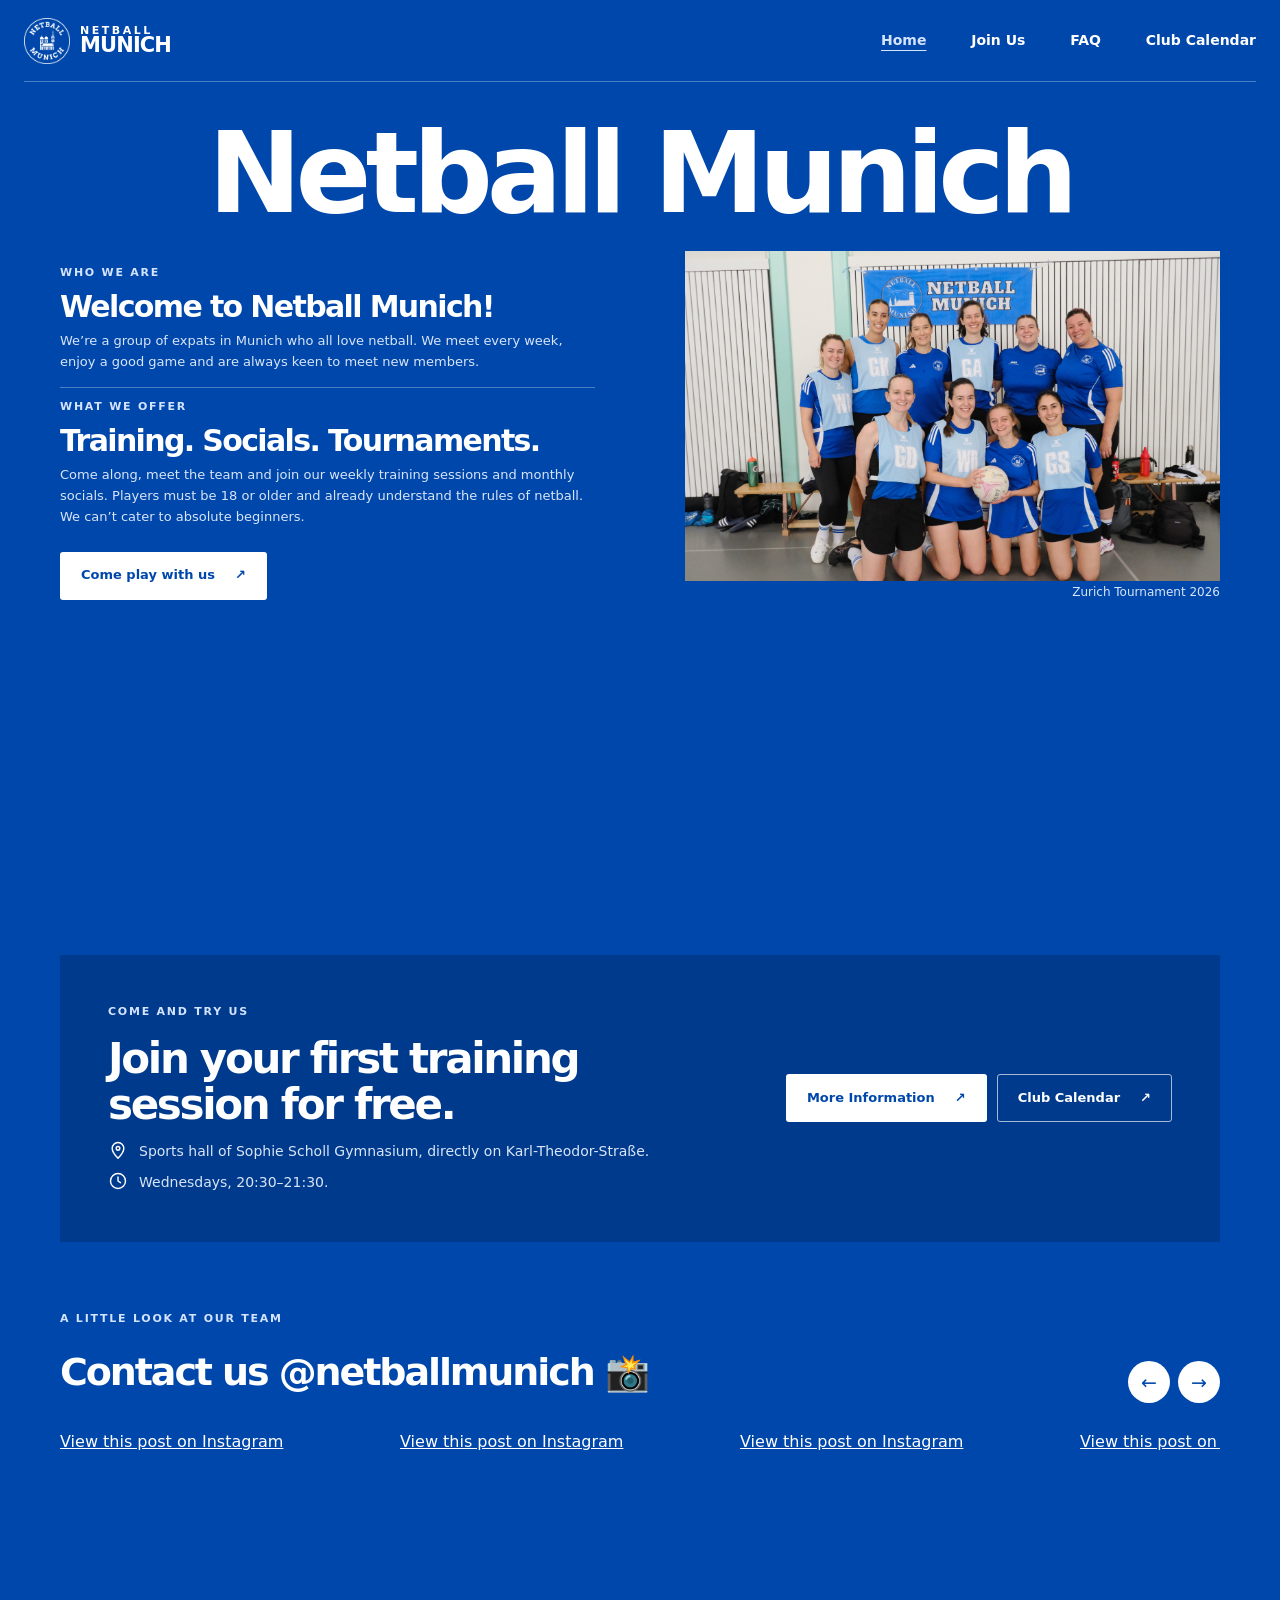
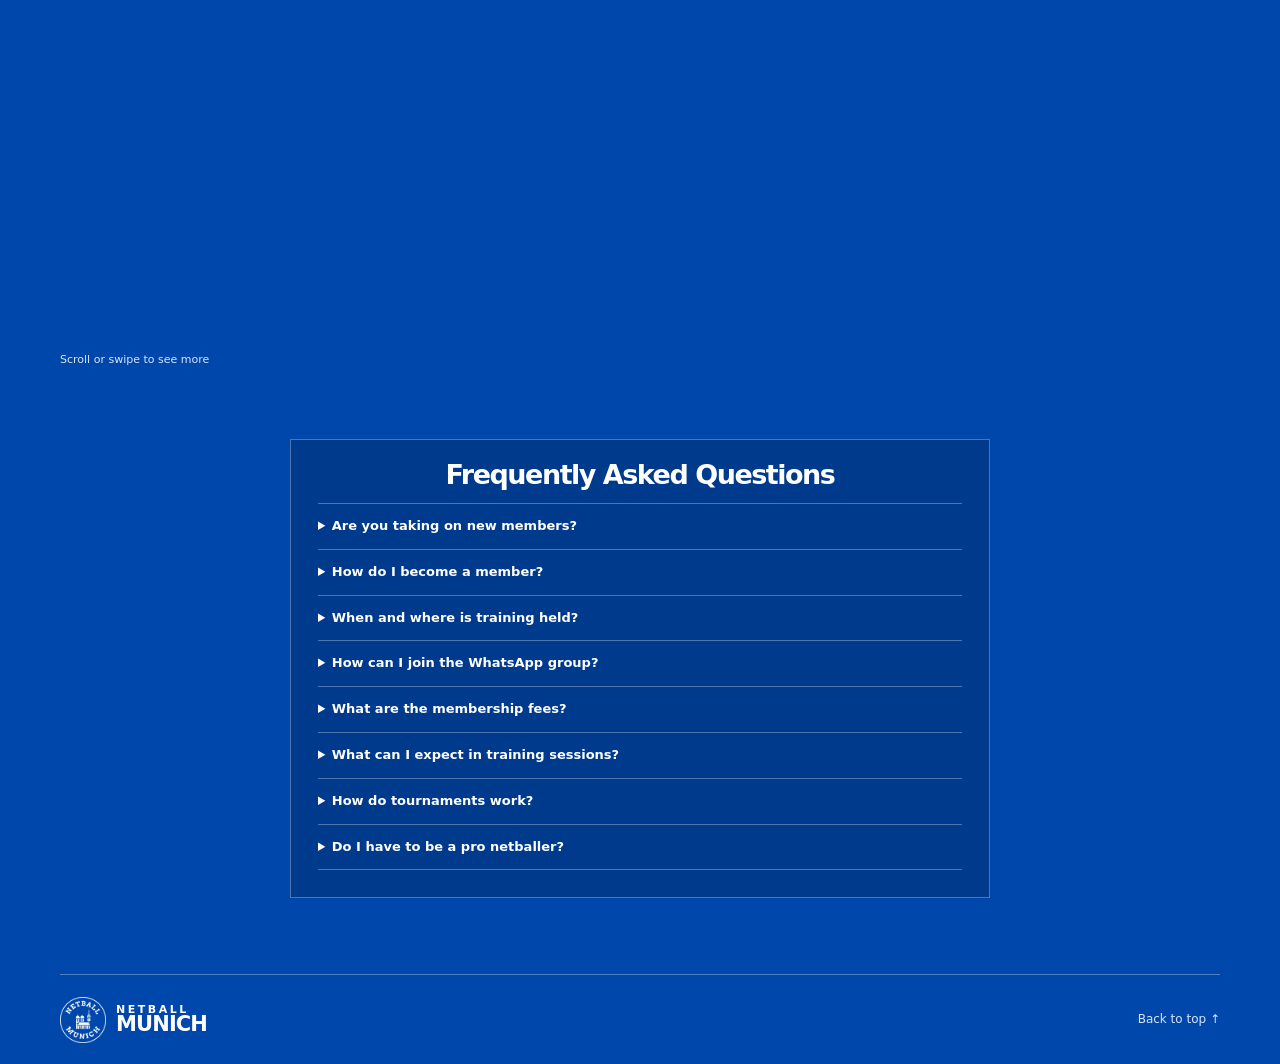
<file: index.html>
<!doctype html>
<html lang="en">
<head>
  <meta charset="utf-8">
  <meta name="viewport" content="width=device-width, initial-scale=1">
  <meta name="description" content="A netball team in Munich. Join us for a free first training session.">
  <title>Munich Netball | Play with us</title>
  <link rel="stylesheet" href="styles.css">
  <script src="script.js" defer></script>
</head>
<body>
  <a class="skip-link" href="#main-content">Skip to content</a>

  <header class="site-header">
    <a class="wordmark" href="#home" aria-label="Netball Munich, home">
      <img class="wordmark-image" src="assets/club-logo-white.png" alt="">
      <span class="wordmark-text">
        <span class="wordmark-city">NETBALL</span>
        <span class="wordmark-sport">MUNICH</span>
      </span>
    </a>
    <nav class="main-nav" aria-label="Main navigation">
      <a href="index.html" aria-current="page">Home</a>
      <a href="join-us.html">Join Us</a>
      <a href="index.html#faq">FAQ</a>
      <a href="club-calendar.html">Club Calendar</a>
    </nav>
  </header>

  <main id="main-content">
    <section class="hero page-width" id="home" aria-labelledby="hero-title">
      <h1 id="hero-title">Netball Munich</h1>
      <div class="hero-layout">
        <div class="hero-copy">
          <article class="intro-card">
            <p class="eyebrow">Who we are</p>
            <h2>Welcome to Netball Munich!</h2>
            <p>We’re a group of expats in Munich who all love netball. We meet every week, enjoy a good game and are always keen to meet new members.</p>
          </article>
          <article class="intro-card offer-card">
            <p class="eyebrow">What we offer</p>
            <h2>Training. Socials. Tournaments.</h2>
            <p>Come along, meet the team and join our weekly training sessions and monthly socials. Players must be 18 or older and already understand the rules of netball. We can’t cater to absolute beginners.</p>
          </article>
          <a class="button button-primary" href="join-us.html">Come play with us <span aria-hidden="true">↗</span></a>
        </div>
        <figure class="team-photo-figure">
          <img class="team-photo" src="assets/DSCF2215.JPG" alt="Munich Netball team members posing together in their blue netball kit in a sports hall">
          <figcaption>Zurich Tournament 2026</figcaption>
        </figure>
      </div>
    </section>

    <section class="home-session page-width" aria-labelledby="session-title">
      <div>
        <p class="eyebrow">Come and try us</p>
        <h2 id="session-title">Join your first training session for free.</h2>
        <div class="session-facts">
          <p class="home-fact">
            <svg viewBox="0 0 24 24" aria-hidden="true" focusable="false"><path d="M19 10c0 5-7 12-7 12S5 15 5 10a7 7 0 1 1 14 0Z"></path><circle cx="12" cy="10" r="2.2"></circle></svg>
            <span>Sports hall of Sophie Scholl Gymnasium, directly on Karl-Theodor-Straße.</span>
          </p>
          <p class="home-fact">
            <svg viewBox="0 0 24 24" aria-hidden="true" focusable="false"><circle cx="12" cy="12" r="9"></circle><path d="M12 7v5l3 2"></path></svg>
            <span>Wednesdays, 20:30–21:30.</span>
          </p>
        </div>
      </div>
      <div class="home-session-actions">
        <a class="button button-white" href="join-us.html">More Information <span aria-hidden="true">↗</span></a>
        <a class="button button-outline" href="club-calendar.html">Club Calendar <span aria-hidden="true">↗</span></a>
      </div>
    </section>

    <section class="social-section page-width" aria-labelledby="social-title">
      <div class="social-heading">
        <div>
          <p class="eyebrow">A little look at our team</p>
          <h2 id="social-title">Contact us <a href="https://www.instagram.com/netballmunich/" aria-label="Instagram: netballmunich">@netballmunich           <span class="instagram-icon" aria-hidden="true">📸</span></a></h2>
        </div>
        <div class="carousel-controls" aria-label="Instagram post carousel controls">
          <button class="carousel-button" type="button" data-carousel-direction="-1" aria-label="Show previous posts">←</button>
          <button class="carousel-button" type="button" data-carousel-direction="1" aria-label="Show next posts">→</button>
        </div>
      </div>
      <div class="post-carousel" id="post-carousel" tabindex="0" aria-label="Instagram posts. Use the arrow buttons or scroll horizontally.">
        <div class="instagram-post">
          <blockquote class="instagram-media" data-instgrm-permalink="https://www.instagram.com/p/DfFnYdMiFKh/?utm_source=ig_embed&amp;utm_campaign=loading" data-instgrm-version="14"><a href="https://www.instagram.com/p/DfFnYdMiFKh/">View this post on Instagram</a></blockquote>
        </div>
        <div class="instagram-post">
          <blockquote class="instagram-media" data-instgrm-permalink="https://www.instagram.com/p/DeKhwZuCDlJ/?utm_source=ig_embed&amp;utm_campaign=loading" data-instgrm-version="14"><a href="https://www.instagram.com/p/DeKhwZuCDlJ/">View this post on Instagram</a></blockquote>
        </div>
        <div class="instagram-post">
          <blockquote class="instagram-media" data-instgrm-permalink="https://www.instagram.com/p/DVEU17TiNa5/?utm_source=ig_embed&amp;utm_campaign=loading" data-instgrm-version="14"><a href="https://www.instagram.com/p/DVEU17TiNa5/">View this post on Instagram</a></blockquote>
        </div>
        <div class="instagram-post">
          <blockquote class="instagram-media" data-instgrm-permalink="https://www.instagram.com/p/DbJUknbCHE6/?utm_source=ig_embed&amp;utm_campaign=loading" data-instgrm-version="14"><a href="https://www.instagram.com/p/DbJUknbCHE6/">View this post on Instagram</a></blockquote>
        </div>
        <div class="instagram-post">
          <blockquote class="instagram-media" data-instgrm-permalink="https://www.instagram.com/p/DagD42yiAy7/?utm_source=ig_embed&amp;utm_campaign=loading" data-instgrm-version="14"><a href="https://www.instagram.com/p/DagD42yiAy7/">View this post on Instagram</a></blockquote>
        </div>
      </div>
      <script async src="https://www.instagram.com/embed.js"></script>
      <p class="carousel-hint">Scroll or swipe to see more</p>
    </section>

    <section class="faq-section page-width" id="faq" aria-labelledby="faq-title">
      <article class="info-card">
        <h2 id="faq-title">Frequently Asked Questions</h2>
        <details><summary>Are you taking on new members?</summary><p>Yes! We welcome people with pre-existing knowledge of netball rules. Let us know via <a href="https://www.instagram.com/netballmunich/">Instagram</a> if you’re coming along to a session.</p></details>
        <details><summary>How do I become a member?</summary><p>Come along for a free session and try out our training. If you’d like to join, fill in the registration form and pay your fees.</p></details>
        <details><summary>When and where is training held?</summary><p>We train every Wednesday from 20:30–21:30 at Sophie-Scholl-Gymnasium in Schwabing (<a href="https://www.google.com/maps/search/?api=1&amp;query=St%C3%A4dtisches%20Sophie-Scholl-Gymnasium" target="_blank" rel="noopener noreferrer">Gym Location</a>). Head through the green gate and the sports hall is on the left. Please note that there is no training during school holidays, as the hall is closed.</p></details>
        <details><summary>How can I join the WhatsApp group?</summary><p>After you come along to a training session, you can scan a QR code to join our WhatsApp Community for socials, fitness sessions and more. Once you’ve filled out the training form and paid your fees, you’ll be added to the Training WhatsApp group.</p></details>
        <details><summary>What are the membership fees?</summary><p>After your free trial, if you’d like to join the club, we ask for fees to cover the sports hall, equipment and more. Fees are €30 for 6 months or €60 for 12 months.</p></details>
        <details><summary>What can I expect in training sessions?</summary><p>Expect fun drills, game time and a great team atmosphere. Bring your court shoes, comfortable sportswear and a water bottle.</p></details>
        <details><summary>How do tournaments work?</summary><p>Every year we’re invited to play in tournaments around Europe, such as Amsterdam, Zurich and Copenhagen. Anyone who attends training regularly and would like to join is welcome! We all book the same accommodation and try to travel over together, it’s always a great weekend.</p></details>
        <details><summary>Do I have to be a pro netballer?</summary><p>No! We have people with a range of abilities and netball experience. However, we do ask that you’ve played netball before and know the rules.</p></details>
      </article>
    </section>
  </main>

  <footer class="site-footer page-width">
    <a class="wordmark footer-wordmark" href="index.html" aria-label="Netball Munich, back to top">
      <img class="wordmark-image" src="assets/club-logo-white.png" alt="">
      <span class="wordmark-text">
        <span class="wordmark-city">NETBALL</span>
        <span class="wordmark-sport">MUNICH</span>
      </span>
    </a>
    <a href="index.html#home" class="back-to-top">Back to top ↑</a>
  </footer>
</body>
</html>
</file>
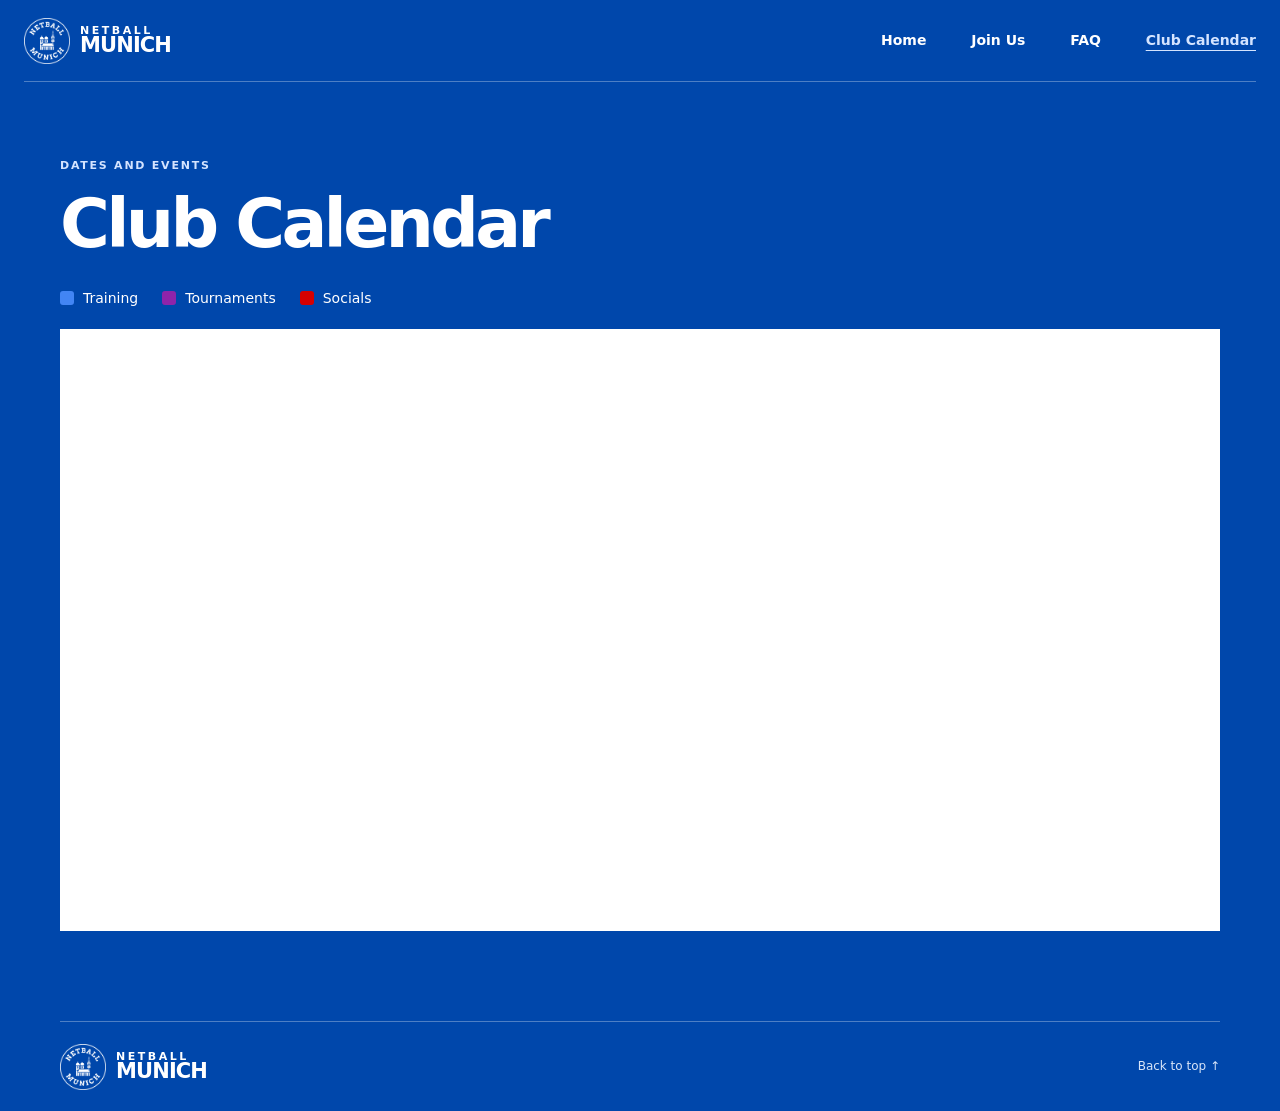
<file: club-calendar.html>
<!doctype html>
<html lang="en">
<head>
  <meta charset="utf-8">
  <meta name="viewport" content="width=device-width, initial-scale=1">
  <meta name="description" content="See the Munich Netball club calendar.">
  <title>Club Calendar | Munich Netball</title>
  <link rel="stylesheet" href="styles.css">
</head>
<body>
  <a class="skip-link" href="#main-content">Skip to content</a>

  <header class="site-header">
    <a class="wordmark" href="index.html" aria-label="Netball Munich, home">
      <img class="wordmark-image" src="assets/club-logo-white.png" alt="">
      <span class="wordmark-text">
        <span class="wordmark-city">NETBALL</span>
        <span class="wordmark-sport">MUNICH</span>
      </span>
    </a>
    <nav class="main-nav" aria-label="Main navigation">
      <a href="index.html">Home</a>
      <a href="join-us.html">Join Us</a>
      <a href="index.html#faq">FAQ</a>
      <a href="club-calendar.html" aria-current="page">Club Calendar</a>
    </nav>
  </header>

  <main id="main-content" class="calendar-page page-width">
    <section aria-labelledby="calendar-title">
      <p class="eyebrow">Dates and events</p>
      <h1 id="calendar-title">Club Calendar</h1>
      <ul class="calendar-legend" aria-label="Calendar event legend">
        <li><span class="calendar-legend-swatch training" aria-hidden="true"></span>Training</li>
        <li><span class="calendar-legend-swatch tournaments" aria-hidden="true"></span>Tournaments</li>
        <li><span class="calendar-legend-swatch socials" aria-hidden="true"></span>Socials</li>
      </ul>
      <div class="calendar-embed">
        <iframe
          src="https://calendar.google.com/calendar/embed?src=netballmunich%40gmail.com&amp;ctz=Europe%2FBerlin"
          title="Munich Netball club calendar"
          loading="lazy"
          frameborder="0"
          scrolling="no"></iframe>
      </div>
    </section>
  </main>

  <footer class="site-footer page-width">
    <a class="wordmark footer-wordmark" href="index.html" aria-label="Netball Munich, home">
      <img class="wordmark-image" src="assets/club-logo-white.png" alt="">
      <span class="wordmark-text"><span class="wordmark-city">NETBALL</span><span class="wordmark-sport">MUNICH</span></span>
    </a>
    <a href="#main-content" class="back-to-top">Back to top ↑</a>
  </footer>
</body>
</html>
</file>
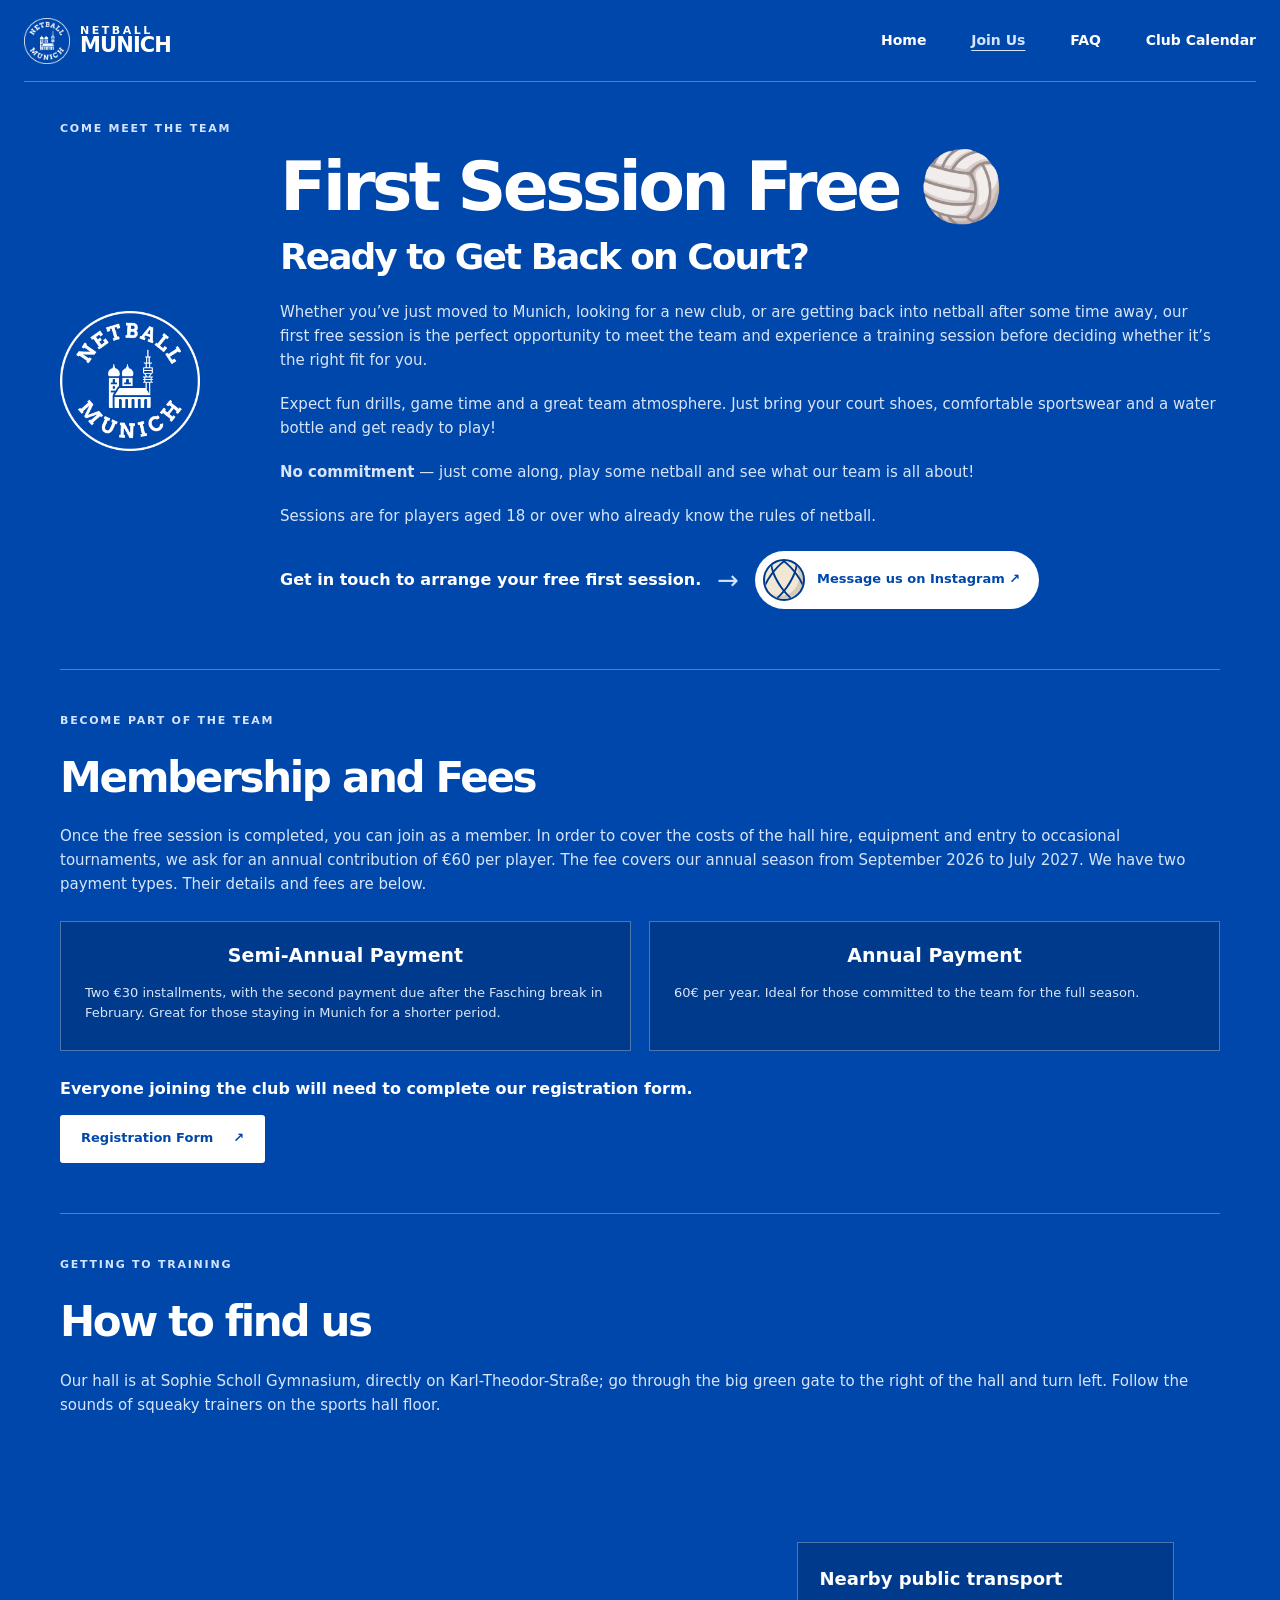
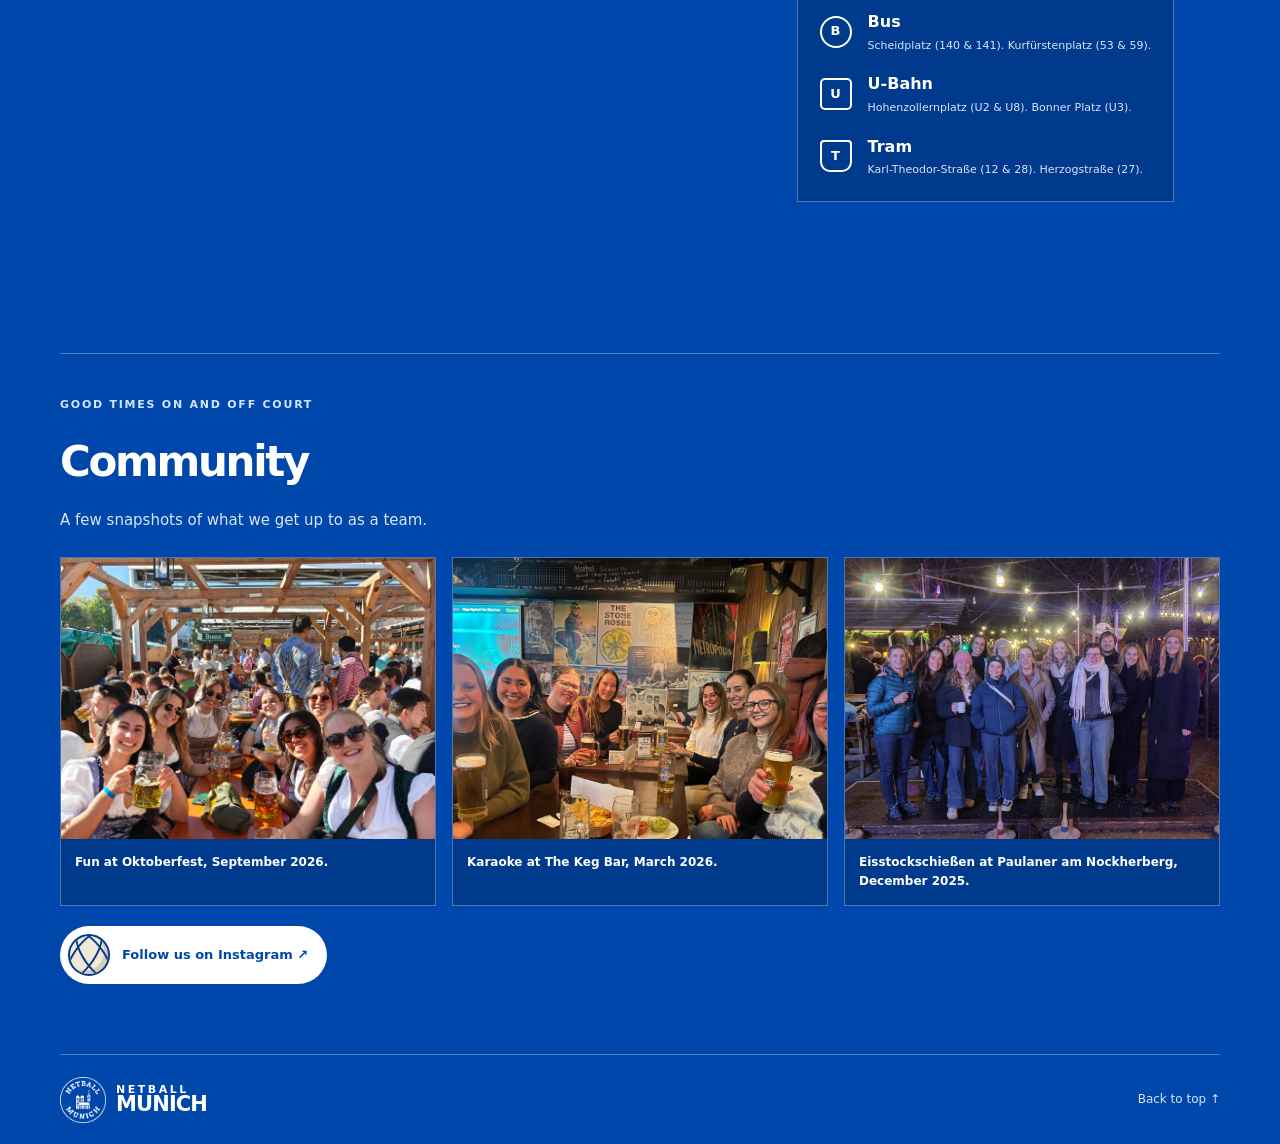
<file: join-us.html>
<!doctype html>
<html lang="en">
<head>
  <meta charset="utf-8">
  <meta name="viewport" content="width=device-width, initial-scale=1">
  <meta name="description" content="Find out how to join Munich Netball, learn about membership, and find our training hall.">
  <title>Join Us | Munich Netball</title>
  <link rel="stylesheet" href="styles.css">
  <script src="script.js" defer></script>
</head>
<body>
  <a class="skip-link" href="#main-content">Skip to content</a>

  <header class="site-header">
    <a class="wordmark" href="index.html" aria-label="Netball Munich, home">
      <img class="wordmark-image" src="assets/club-logo-white.png" alt="">
      <span class="wordmark-text">
        <span class="wordmark-city">NETBALL</span>
        <span class="wordmark-sport">MUNICH</span>
      </span>
    </a>
    <nav class="main-nav" aria-label="Main navigation">
      <a href="index.html">Home</a>
      <a href="join-us.html" aria-current="page">Join Us</a>
      <a href="index.html#faq">FAQ</a>
      <a href="club-calendar.html">Club Calendar</a>
    </nav>
  </header>

  <main id="main-content" class="join-page page-width">
    <section class="join-welcome" aria-labelledby="first-session-title">
      <p class="eyebrow">Come meet the team</p>
      <img class="join-page-logo" src="assets/club-logo-white.png" alt="Munich Netball logo">
      <div>
        <h1 id="first-session-title">First Session Free 🏐</h1>
        <h2>Ready to Get Back on Court?</h2>
        <p class="section-intro">Whether you’ve just moved to Munich, looking for a new club, or are getting back into netball after some time away, our first free session is the perfect opportunity to meet the team and experience a training session before deciding whether it’s the right fit for you.</p>
        <p class="section-intro">Expect fun drills, game time and a great team atmosphere. Just bring your court shoes, comfortable sportswear and a water bottle and get ready to play!</p>
        <p class="section-intro"><strong>No commitment</strong> — just come along, play some netball and see what our team is all about!</p>
        <p class="section-intro">Sessions are for players aged 18 or over who already know the rules of netball.</p>
        <div class="instagram-invitation">
          <p>Get in touch to arrange your free first session.</p>
          <span class="invitation-arrow" aria-hidden="true">→</span>
          <a class="button button-white netball-button" href="https://www.instagram.com/netballmunich/" target="_blank" rel="noopener noreferrer">
            <span class="netball-icon" aria-hidden="true"></span>
            <span>Message us on Instagram <span aria-hidden="true">↗</span></span>
          </a>
        </div>
      </div>
    </section>

    <section class="join-section" aria-labelledby="membership-title">
      <p class="eyebrow">Become part of the team</p>
      <h2 id="membership-title">Membership and Fees</h2>
      <p class="section-intro">Once the free session is completed, you can join as a member. In order to cover the costs of the hall hire, equipment and entry to occasional tournaments, we ask for an annual contribution of €60 per player. The fee covers our annual season from September 2026 to July 2027. We have two payment types. Their details and fees are below.</p>
      <div class="membership-options">
        <article class="membership-card">
          <h3>Semi-Annual Payment</h3>
          <p>Two €30 installments, with the second payment due after the Fasching break in February. Great for those staying in Munich for a shorter period.</p>
        </article>
        <article class="membership-card">
          <h3>Annual Payment</h3>
          <p>60€ per year. Ideal for those committed to the team for the full season.</p>
        </article>
      </div>
      <p class="form-note">Everyone joining the club will need to complete our registration form.</p>
      <a class="button button-white" href="https://docs.google.com/forms/d/e/1FAIpQLScXwvm-tbzTZmkc8413UdWyPZSceLDwMUvEyxWnjvFBUvSRfw/viewform" target="_blank" rel="noopener noreferrer">
        Registration Form <span aria-hidden="true">↗</span>
      </a>
    </section>

    <section class="join-section find-us-section" aria-labelledby="find-us-title">
      <p class="eyebrow">Getting to training</p>
      <h2 id="find-us-title">How to find us</h2>
      <p class="section-intro">Our hall is at Sophie Scholl Gymnasium, directly on Karl-Theodor-Straße; go through the big green gate to the right of the hall and turn left. Follow the sounds of squeaky trainers on the sports hall floor.</p>
      <div class="find-us-grid">
        <iframe class="location-map" src="https://www.google.com/maps/embed?pb=!1m18!1m12!1m3!1d42576.34998126382!2d11.539639442349426!3d48.16765968198096!2m3!1f0!2f0!3f0!3m2!1i1024!2i768!4f13.1!3m3!1m2!1s0x479e75d04b49362b%3A0xa3c20d0a9c115809!2sSt%C3%A4dtisches%20Sophie-Scholl-Gymnasium!5e0!3m2!1sen!2snl!4v1794320426210!5m2!1sen!2snl" width="600" height="450" style="border:0;" title="Map showing Städtisches Sophie-Scholl-Gymnasium" allowfullscreen="" loading="lazy" referrerpolicy="strict-origin-when-cross-origin"></iframe>
        <div class="transit-legend" aria-label="Public transport details to be confirmed">
          <h3>Nearby public transport</h3>
          <ul>
            <li><span class="transit-icon bus-icon" aria-hidden="true">B</span><span><strong>Bus</strong><small> Scheidplatz (140 & 141). Kurfürstenplatz (53 & 59).</small></span></li>
            <li><span class="transit-icon ubahn-icon" aria-hidden="true">U</span><span><strong>U-Bahn</strong><small>Hohenzollernplatz (U2 & U8). Bonner Platz (U3).</small></span></li>
            <li><span class="transit-icon tram-icon" aria-hidden="true">T</span><span><strong>Tram</strong><small>Karl-Theodor-Straße (12 & 28). Herzogstraße (27).</small></span></li>
          </ul>
        </div>
      </div>
    </section>

    <section class="join-section community-section" aria-labelledby="community-title">
      <p class="eyebrow">Good times on and off court</p>
      <h2 id="community-title">Community</h2>
      <p class="section-intro">A few snapshots of what we get up to as a team.</p>
      <div class="community-grid">
        <figure class="community-card">
          <img class="community-photo" src="assets/Oktoberfest.jpg" alt="The team enjoying an Oktoberfest gathering together">
          <figcaption><strong>Fun at Oktoberfest, September 2026.</strong></figcaption>
        </figure>
        <figure class="community-card">
          <img class="community-photo" src="assets/Kareoke.jpg" alt="The team enjoying a karaoke night together at a bar">
          <figcaption><strong>Karaoke at The Keg Bar, March 2026.</strong></figcaption>
        </figure>
        <figure class="community-card">
          <img class="community-photo" src="assets/eisstockschießen (1).jpg" alt="The team enjoying Eisstockschießen together at an outdoor venue">
          <figcaption><strong>Eisstockschießen at Paulaner am Nockherberg, December 2025.</strong></figcaption>
        </figure>
      </div>
      <a class="social-link" href="https://www.instagram.com/netballmunich/" target="_blank" rel="noopener noreferrer">
        <span class="netball-icon" aria-hidden="true"></span>
        <span>Follow us on Instagram <span aria-hidden="true">↗</span></span>
      </a>
    </section>
  </main>

  <footer class="site-footer page-width">
    <a class="wordmark footer-wordmark" href="index.html" aria-label="Netball Munich, home">
      <img class="wordmark-image" src="assets/club-logo-white.png" alt="">
      <span class="wordmark-text"><span class="wordmark-city">NETBALL</span><span class="wordmark-sport">MUNICH</span></span>
    </a>
    <a href="#main-content" class="back-to-top">Back to top ↑</a>
  </footer>
</body>
</html>
</file>
<file: styles.css>
:root {
  color-scheme: light;
  --team-blue: #0047AB;
  --team-white: #FFFFFF;
  --ink: #FFFFFF;
  --muted: #D8E5F8;
  --paper: #003A8C;
  --line: rgba(255, 255, 255, .3);
  --font-body: "Segoe UI", system-ui, sans-serif;
  --font-display: "Segoe UI", system-ui, sans-serif;
}

* { box-sizing: border-box; }
html { scroll-behavior: smooth; }
body { margin: 0; color: var(--ink); background: var(--team-blue); font-family: var(--font-body); line-height: 1.6; }
a { color: inherit; }
button { font: inherit; }
.page-width { width: min(1160px, calc(100% - 48px)); margin-inline: auto; }

.skip-link { position: absolute; top: 8px; left: 8px; z-index: 5; padding: 10px 14px; transform: translateY(-160%); color: var(--team-white); background: #003A8C; }
.skip-link:focus { transform: translateY(0); }
.site-header { min-height: 82px; width: min(1260px, calc(100% - 48px)); margin: auto; display: flex; align-items: center; justify-content: space-between; gap: 30px; border-bottom: 1px solid var(--line); }
.wordmark { display: inline-flex; align-items: center; gap: 10px; text-decoration: none; font-family: var(--font-display); font-weight: 700; line-height: .92; letter-spacing: -.055em; }
.wordmark-image { width: 46px; height: 46px; flex: 0 0 auto; object-fit: contain; }
.wordmark-text { display: flex; flex-direction: column; }
.wordmark-city { font-size: 11px; letter-spacing: .23em; }
.wordmark-sport { font-size: 21px; }
.wordmark-period { color: var(--team-white); }
.main-nav { display: flex; align-items: center; gap: clamp(18px, 3.5vw, 48px); }
.main-nav a { color: var(--team-white); font-size: 14px; font-weight: 600; text-decoration: none; }
.main-nav a:hover, .main-nav a:focus-visible { color: #D4E4FF; text-decoration: underline; text-underline-offset: 5px; }

.hero { min-height: calc(100svh - 82px); padding-block: clamp(30px, 4vh, 42px) 44px; position: relative; }
.hero h1 { margin-bottom: clamp(20px, 2.5vh, 30px); text-align: center; font-size: clamp(64px, 9vw, 112px); }
.hero-layout { display: grid; grid-template-columns: 1fr 1fr; align-items: center; gap: clamp(32px, 7vw, 92px); }
.hero-copy { display: grid; align-content: center; }
.hero-copy .intro-card { padding: 10px 0 14px; }
.hero-copy .offer-card { padding-left: 0; border-top: 1px solid var(--line); border-left: 0; }
.hero-copy .button { justify-self: start; margin-top: 10px; }
.hero-copy .eyebrow { margin-bottom: 8px; }
.hero-copy .intro-card h2 { margin-bottom: 8px; font-size: clamp(24px, 2.4vw, 30px); }
.hero-copy .intro-card > p:last-child { max-width: none; font-size: 13px; }
.eyebrow { margin: 0 0 15px; color: #D4E4FF; font-size: 11px; font-weight: 700; letter-spacing: .16em; text-transform: uppercase; }
.eyebrow-dot { display: inline-block; width: 8px; height: 8px; margin-right: 8px; border-radius: 50%; background: var(--team-white); }
h1, h2, h3, p { margin-top: 0; }
h1, h2 { font-family: var(--font-display); letter-spacing: -.055em; }
h1 { margin-bottom: 20px; font-size: clamp(48px, 6.5vw, 80px); line-height: .99; }
h1 span { color: #D4E4FF; }
.button { min-height: 48px; padding: 0 20px; display: inline-flex; align-items: center; justify-content: center; gap: 20px; border: 1px solid transparent; border-radius: 3px; font-size: 13px; font-weight: 700; text-decoration: none; transition: transform .18s ease, background .18s ease; }
.button:hover { transform: translateY(-2px); }
.button-primary { color: var(--team-blue); background: var(--team-white); }
.button-primary:hover { background: #EAF1FC; }
.team-photo-figure { min-width: 0; margin: 0; }
.team-photo { width: 100%; height: 330px; display: block; object-fit: cover; object-position: center 42%; }
.team-photo-figure figcaption { margin-top: 2px; color: var(--muted); font-size: 12px; text-align: right; }
.hero-index { position: absolute; bottom: 16px; left: 0; color: #D4E4FF; font-size: 10px; font-weight: 700; letter-spacing: .18em; }

.intro { display: grid; grid-template-columns: 1fr 1fr; border-top: 1px solid var(--line); border-bottom: 1px solid var(--line); }
.intro-card { padding: 40px clamp(20px, 4vw, 54px) 43px 0; }
.offer-card { padding-left: clamp(20px, 4vw, 54px); border-left: 1px solid var(--line); }
.intro-card h2, .info-card h2 { margin-bottom: 13px; font-size: clamp(25px, 3vw, 34px); line-height: 1.12; }
.intro-card > p:last-child, .info-card > p:not(.eyebrow) { max-width: 480px; margin-bottom: 0; color: var(--muted); font-size: 14px; }

.join-panel { margin-top: 72px; padding: clamp(28px, 5vw, 54px); display: grid; grid-template-columns: 1.1fr 1fr; align-items: center; gap: 36px 58px; color: var(--team-white); background: #003A8C; }
.eyebrow-light { color: #D4E4FF; }
.join-heading h2 { max-width: 480px; margin-bottom: 12px; font-size: clamp(30px, 4vw, 47px); line-height: 1.07; }
.join-logo { width: 48px; height: 48px; display: block; margin-bottom: 14px; object-fit: contain; }
.join-heading h2 span { color: #CFE0FF; }
.join-heading > p:last-child { margin-bottom: 0; color: #E2ECFA; font-size: 14px; }
.join-details { display: grid; gap: 23px; }
.detail-item { display: grid; grid-template-columns: 42px 1fr; gap: 14px; align-items: start; }
.detail-icon { width: 40px; height: 40px; display: grid; place-items: center; border: 1px solid rgba(255,255,255,.35); border-radius: 50%; }
.detail-icon svg { width: 20px; height: 20px; fill: none; stroke: currentColor; stroke-linecap: round; stroke-linejoin: round; stroke-width: 1.7; }
.detail-item h3 { margin-bottom: 3px; font-size: 12px; letter-spacing: .1em; text-transform: uppercase; }
.detail-item p { margin-bottom: 0; color: #E2ECFA; font-size: 13px; }
.join-actions { grid-column: 1 / -1; display: flex; flex-wrap: wrap; gap: 12px; }
.button-white { color: var(--team-blue); background: var(--team-white); }
.button-white:hover { background: #EAF1FC; }
.button-outline { color: var(--team-white); border-color: rgba(255,255,255,.6); }
.button-outline:hover { background: rgba(255,255,255,.12); }

.social-section { padding-block: 82px 70px; }
.social-heading { display: flex; align-items: end; justify-content: space-between; gap: 20px; margin-bottom: 24px; }
.social-heading h2 { margin-bottom: 0; font-size: clamp(26px, 4vw, 38px); }
.social-heading h2 a { color: var(--team-white); text-decoration: none; }
.social-heading h2 a:hover { text-decoration: underline; text-underline-offset: 5px; }
.instagram-icon { font-family: Arial, sans-serif; font-size: .95em; }
.carousel-controls { display: flex; gap: 8px; }
.carousel-button { width: 42px; height: 42px; border: 1px solid var(--line); border-radius: 50%; color: var(--team-blue); background: var(--team-white); cursor: pointer; font-size: 19px; }
.carousel-button:hover { color: var(--team-white); border-color: var(--team-blue); background: var(--team-blue); }
.carousel-button:focus-visible, a:focus-visible, summary:focus-visible { outline: 3px solid #6A9FEF; outline-offset: 3px; }
.post-carousel { display: grid; grid-auto-columns: 326px; grid-auto-flow: column; gap: 14px; overflow-x: auto; align-items: start; padding: 2px 2px 12px; scroll-snap-type: x mandatory; scrollbar-color: var(--team-blue) #E7EBF1; scrollbar-width: thin; }
.instagram-post { width: 326px; aspect-ratio: 326 / 500; overflow: hidden; scroll-snap-align: start; }
.instagram-post .instagram-media { width: 100% !important; min-width: 0 !important; max-width: 100% !important; margin: 0 !important; }
.post-card { min-height: 220px; position: relative; display: flex; flex-direction: column; align-items: flex-start; justify-content: end; overflow: hidden; padding: 20px; scroll-snap-align: start; }
.post-card-blue { color: var(--team-white); background: #003A8C; }
.post-card-white { color: var(--team-blue); border: 1px solid var(--line); background: var(--team-white); }
.post-number { position: absolute; top: 17px; left: 18px; font-size: 10px; font-weight: 700; letter-spacing: .15em; opacity: .75; }
.post-symbol { position: absolute; top: 37px; right: 28px; color: currentColor; font-family: var(--font-display); font-size: 88px; line-height: 1; opacity: .18; }
.post-card p { max-width: 160px; margin-bottom: 3px; font-family: var(--font-display); font-size: 19px; font-weight: 600; line-height: 1.15; }
.post-caption { font-size: 11px; opacity: .76; }
.carousel-hint { margin: 10px 0 0; color: var(--muted); font-size: 11px; }

.info-sections { display: grid; grid-template-columns: 1fr 1fr 1fr; gap: 18px; padding-block: 8px 76px; }
.info-card { min-width: 0; padding: 27px; border: 1px solid var(--line); background: #003A8C; }
.info-card .eyebrow { margin-bottom: 11px; }
.info-card h2 { font-size: 27px; }
.placeholder-note { display: block; margin-top: 17px; padding: 13px; border-left: 3px solid var(--team-white); color: var(--team-blue); background: var(--team-white); font-size: 12px; }
.placeholder-note a { color: var(--team-blue); font-weight: 700; }
.info-card details { padding-block: 12px; border-top: 1px solid var(--line); }
.info-card details:last-child { border-bottom: 1px solid var(--line); }
.info-card summary { color: var(--ink); cursor: pointer; font-size: 13px; font-weight: 700; }
.info-card details p { margin: 9px 0 0; color: var(--muted); font-size: 12px; }
.site-footer { min-height: 90px; display: flex; align-items: center; justify-content: space-between; gap: 18px; border-top: 1px solid var(--line); }
.site-footer > p, .back-to-top { margin: 0; color: var(--muted); font-size: 12px; }
.back-to-top { text-decoration: none; }
.back-to-top:hover { color: var(--team-white); text-decoration: underline; }

@media (max-width: 760px) {
  .page-width, .site-header { width: min(100% - 36px, 560px); }
  .post-carousel { grid-auto-columns: calc(100vw - 36px); }
  .instagram-post { width: calc(100vw - 36px); }
  .site-header { min-height: 76px; align-items: flex-start; justify-content: center; flex-direction: column; gap: 12px; padding-block: 14px; }
  .main-nav { width: 100%; gap: clamp(14px, 5vw, 28px); overflow-x: auto; padding-bottom: 2px; }
  .main-nav a { flex: 0 0 auto; font-size: 12px; }
  .hero { min-height: calc(100svh - 118px); padding-block: 30px 48px; }
  .hero h1 { margin-bottom: 24px; font-size: clamp(54px, 14vw, 78px); }
  .hero-layout { grid-template-columns: 1fr; gap: 30px; }
  .team-photo { height: 300px; }
  .hero-index { bottom: 14px; }
  .intro { grid-template-columns: 1fr; }
  .intro-card { padding: 30px 0; }
  .offer-card { padding-left: 0; border-top: 1px solid var(--line); border-left: 0; }
  .join-panel { grid-template-columns: 1fr; gap: 27px; margin-top: 44px; }
  .join-actions { grid-column: auto; }
  .social-section { padding-block: 57px 50px; }
  .info-sections { grid-template-columns: 1fr; padding-bottom: 48px; }
}

@media (max-width: 420px) {
  .social-heading { align-items: start; }
  .carousel-controls { gap: 5px; }
  .carousel-button { width: 36px; height: 36px; }
  .site-footer { padding-block: 18px; flex-wrap: wrap; }
  .site-footer > p { order: 3; flex-basis: 100%; }
}

@media (prefers-reduced-motion: reduce) {
  *, *::before, *::after { scroll-behavior: auto !important; transition-duration: .01ms !important; }
}

.main-nav a[aria-current="page"] { color: #D4E4FF; text-decoration: underline; text-underline-offset: 5px; }
.hero h1 span { display: inline-block; }
.home-session { margin-top: 55px; padding: clamp(26px, 5vw, 48px); display: flex; align-items: center; justify-content: space-between; gap: 30px; background: #003A8C; }
.home-session h2 { max-width: 580px; margin-bottom: 12px; font-size: clamp(28px, 4vw, 42px); line-height: 1.1; }
.session-facts { display: grid; gap: 9px; }
.home-fact { display: grid; grid-template-columns: 21px 1fr; align-items: start; gap: 10px; max-width: 610px; margin: 0; color: var(--muted); font-size: 14px; }
.home-fact svg { width: 20px; height: 20px; fill: none; stroke: #FFFFFF; stroke-linecap: round; stroke-linejoin: round; stroke-width: 1.7; }
.home-session-actions { flex: 0 0 auto; display: flex; flex-wrap: wrap; gap: 10px; }
.home-session .button-outline { border-color: rgba(255,255,255,.65); }
.social-section { padding-top: 68px; }
.faq-section { padding-block: 0 76px; }
.faq-section .info-card { max-width: 700px; margin-inline: auto; padding-top: 20px; }
.faq-section .info-card > h2 { text-align: center; }

.join-page { padding-top: 24px; }
.join-welcome { min-height: 300px; display: grid; grid-template-columns: 150px 1fr; align-items: center; column-gap: clamp(25px, 6vw, 70px); row-gap: 0; padding-block: 14px 60px; }
.join-welcome > .eyebrow { grid-column: 1 / -1; margin-bottom: 15px; }
.join-page-logo { width: 140px; height: 140px; object-fit: contain; }
.join-welcome h1, .calendar-page h1 { margin-bottom: 14px; font-size: clamp(42px, 6vw, 68px); }
.join-welcome h1 { margin-bottom: 8px; }
.join-welcome h2 { margin-bottom: 14px; font-size: clamp(24px, 3vw, 36px); }
.section-intro { max-width: 740px; margin-bottom: 20px; color: var(--muted); font-size: 15px; }
.join-section > .section-intro { max-width: none; }
.join-welcome .section-intro { max-width: none; }
.join-welcome .placeholder-note { max-width: 700px; }
.instagram-invitation { display: flex; align-items: center; flex-wrap: wrap; gap: 13px 16px; margin-top: 23px; }
.instagram-invitation p { margin: 0; font-weight: 700; }
.invitation-arrow { color: #D4E4FF; font-size: 26px; line-height: 1; }
.join-section { padding-block: 42px 50px; border-top: 1px solid var(--line); }
.join-section > h2 { margin-bottom: 13px; font-size: clamp(30px, 4vw, 42px); }
.membership-options { display: grid; grid-template-columns: repeat(2, minmax(0, 1fr)); gap: 18px; margin-block: 25px; }
.membership-card { min-height: 130px; padding: 18px 24px; border: 1px solid var(--line); background: #003A8C; }
.membership-card h3 { margin-bottom: 12px; font-family: var(--font-display); font-size: 19px; text-align: center; }
.membership-card p { margin-bottom: 0; color: var(--muted); font-size: 13px; }
.form-note { margin: 25px 0 13px; font-weight: 600; }

.find-us-grid { display: grid; grid-template-columns: minmax(0, 1.35fr) minmax(260px, .8fr); gap: 22px; margin-top: 25px; }
.location-map { display: block; width: 100%; height: auto; aspect-ratio: 1.55 / 1; border: 1px solid rgba(255,255,255,.38); }
.transit-legend { width: fit-content; max-width: 100%; align-self: center; padding: 22px; border: 1px solid var(--line); background: #003A8C; }
.transit-legend h3 { margin-bottom: 15px; font-family: var(--font-display); font-size: 18px; }
.transit-legend ul { display: grid; gap: 17px; margin: 0; padding: 0; list-style: none; }
.transit-legend li { display: grid; grid-template-columns: 36px 1fr; align-items: center; gap: 12px; }
.transit-legend li > span:last-child { display: grid; gap: 2px; }
.transit-legend small { color: var(--muted); font-size: 11px; }
.transit-icon { width: 32px; height: 32px; display: grid; place-items: center; border: 2px solid #FFFFFF; border-radius: 50%; color: #FFFFFF; font-size: 13px; font-weight: 700; }
.ubahn-icon { border-radius: 5px; }
.tram-icon { border-radius: 4px 4px 10px 10px; }
.community-section { padding-bottom: 70px; }
.community-grid { display: grid; grid-template-columns: repeat(3, minmax(0, 1fr)); gap: 16px; margin-top: 25px; }
.community-card { min-width: 0; margin: 0; border: 1px solid var(--line); background: #003A8C; }
.community-photo { width: 100%; aspect-ratio: 4 / 3; display: block; object-fit: cover; }
.community-photo-placeholder { aspect-ratio: 4 / 3; background: linear-gradient(145deg, rgba(255,255,255,.17), rgba(0,58,140,.15)), repeating-linear-gradient(135deg, transparent 0 22px, rgba(255,255,255,.08) 22px 23px); }
.community-card figcaption { display: grid; gap: 3px; padding: 14px; font-size: 12px; }
.community-card figcaption span { color: var(--muted); font-size: 11px; }
.social-link, .netball-button { display: inline-flex; align-items: center; gap: 12px; padding: 7px 18px 7px 7px; border: 1px solid rgba(255,255,255,.55); border-radius: 999px; color: var(--team-blue); background: var(--team-white); font-size: 13px; font-weight: 700; text-decoration: none; transition: transform .18s ease, background .18s ease; }
.social-link { margin-top: 20px; }
.social-link:hover, .netball-button:hover { transform: translateY(-2px); background: #EAF1FC; }
.netball-icon { width: 42px; height: 42px; position: relative; flex: 0 0 auto; overflow: hidden; border: 2px solid #003A8C; border-radius: 50%; background: #F1E7D5; box-shadow: inset -4px -3px 0 rgba(0,0,0,.12); }
.netball-icon::before, .netball-icon::after { position: absolute; top: -8px; width: 18px; height: 52px; border: 2px solid #003A8C; border-radius: 50%; content: ""; }
.netball-icon::before { left: 3px; transform: rotate(35deg); }
.netball-icon::after { right: 3px; transform: rotate(-35deg); }

.calendar-page { min-height: calc(100vh - 172px); padding-block: 75px 90px; }
.calendar-page h1 { margin-bottom: 30px; }
.calendar-legend { display: flex; flex-wrap: wrap; gap: 12px 24px; margin: 0 0 20px; padding: 0; list-style: none; }
.calendar-legend li { display: flex; align-items: center; gap: 9px; font-size: 14px; }
.calendar-legend-swatch { width: 14px; height: 14px; border-radius: 3px; }
.calendar-legend-swatch.training { background: #4285F4; }
.calendar-legend-swatch.tournaments { background: #8E24AA; }
.calendar-legend-swatch.socials { background: #D50000; }
.calendar-embed { overflow: hidden; border: 1px solid var(--line); background: #FFFFFF; }
.calendar-embed iframe { display: block; width: 100%; height: 600px; border: 0; }

@media (max-width: 760px) {
  .home-session { align-items: flex-start; flex-direction: column; }
  .join-welcome { grid-template-columns: 86px 1fr; column-gap: 20px; padding-block: 14px 42px; }
  .join-page-logo { width: 82px; height: 82px; }
  .find-us-grid { grid-template-columns: 1fr; }
  .community-grid { grid-template-columns: repeat(2, minmax(0, 1fr)); }
}

@media (max-width: 480px) {
  .join-welcome { grid-template-columns: 1fr; }
  .join-page-logo { width: 70px; height: 70px; }
  .membership-options { grid-template-columns: 1fr; }
  .community-grid { grid-template-columns: 1fr; }
  .calendar-page { min-height: calc(100vh - 190px); padding-block: 50px 60px; }
  .calendar-embed iframe { height: 550px; }
}
</file>
